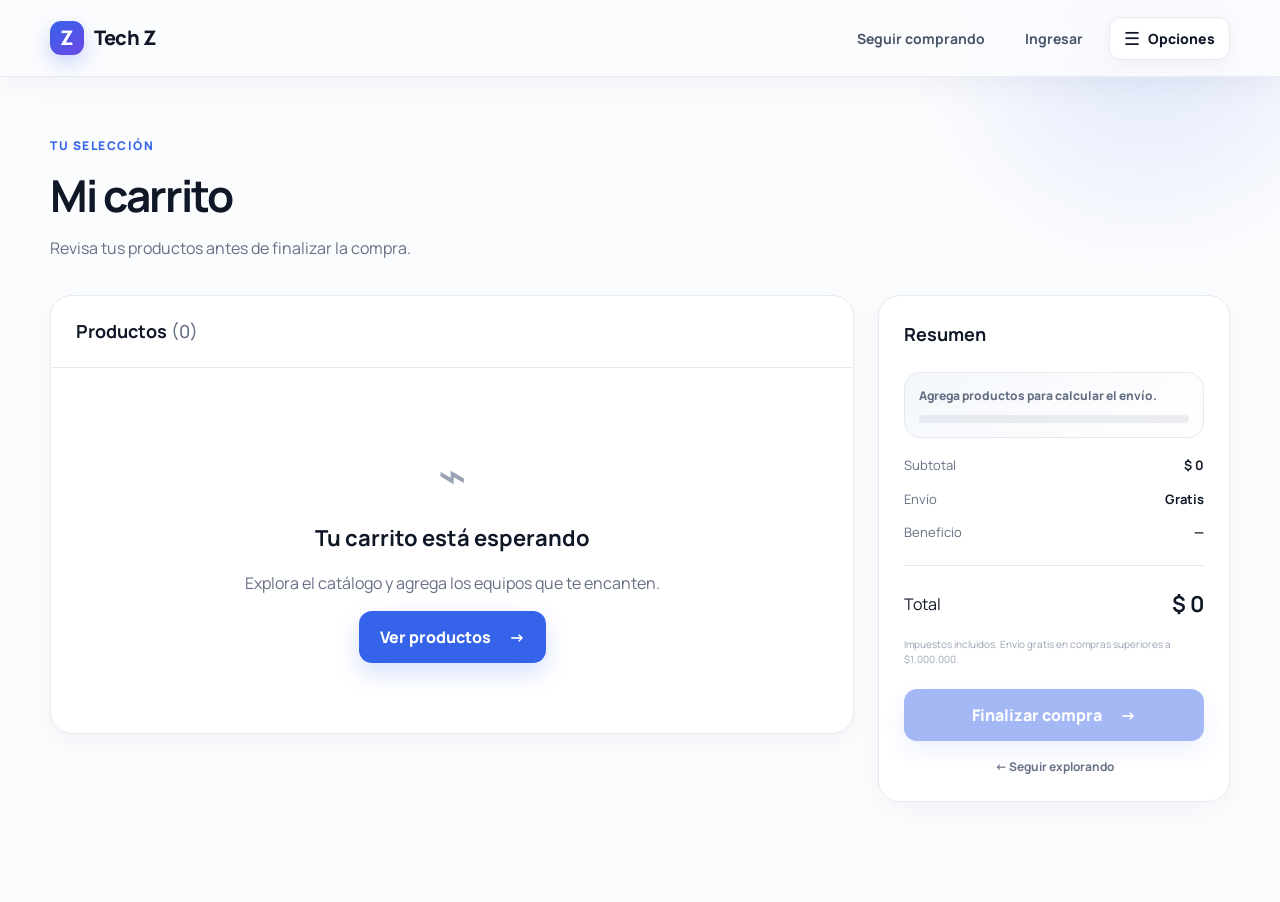
<file: carrito.html>
<!doctype html>
<html lang="es">
<head>
  <meta charset="UTF-8">
  <meta name="viewport" content="width=device-width, initial-scale=1">
  <title>Mi carrito — Tech Z</title>
  <link rel="preconnect" href="https://fonts.googleapis.com">
  <link rel="preconnect" href="https://fonts.gstatic.com" crossorigin>
  <link href="https://fonts.googleapis.com/css2?family=Manrope:wght@400;500;600;700;800&display=swap" rel="stylesheet">
  <link rel="stylesheet" href="css/style.css">
</head>
<body>
  <header class="site-header"><nav class="nav container"><a class="brand" href="index.html"><span class="brand-mark">Z</span><span>Tech Z</span></a><div class="nav-actions"><a class="nav-link" href="index.html">Seguir comprando</a><a class="nav-link" id="auth-link" href="login.html">Ingresar</a></div></nav></header>
  <main class="cart-page container">
    <div class="page-title"><span class="overline">TU SELECCIÓN</span><h1>Mi carrito</h1><p>Revisa tus productos antes de finalizar la compra.</p></div>
    <div class="cart-layout">
      <section class="cart-panel" aria-labelledby="cart-heading"><div class="panel-header"><h2 id="cart-heading">Productos <span id="cart-items-label"></span></h2><button class="text-button danger" id="clear-cart" type="button">Vaciar carrito</button></div><div id="carrito"></div></section>
      <aside class="summary-card"><h2>Resumen</h2><div class="shipping-progress"><span id="shipping-message">Agrega productos para calcular el envío.</span><div><i id="shipping-progress"></i></div></div><div class="summary-line"><span>Subtotal</span><strong id="subtotal">$0</strong></div><div class="summary-line"><span>Envío</span><strong id="shipping">Gratis</strong></div><div class="summary-line"><span>Beneficio</span><strong id="benefit">—</strong></div><div class="summary-divider"></div><div class="summary-line total-line"><span>Total</span><strong id="total">$0</strong></div><p class="summary-note">Impuestos incluidos. Envío gratis en compras superiores a $1.000.000.</p><button class="primary-button full" id="checkout" type="button">Finalizar compra <span>→</span></button><a class="continue-link" href="index.html">← Seguir explorando</a></aside>
    </div>
  </main>
  <div id="toast" class="toast" role="status" aria-live="polite"></div>
  <script src="js/store.js"></script><script src="js/carrito.js"></script>
</body>
</html>
</file>
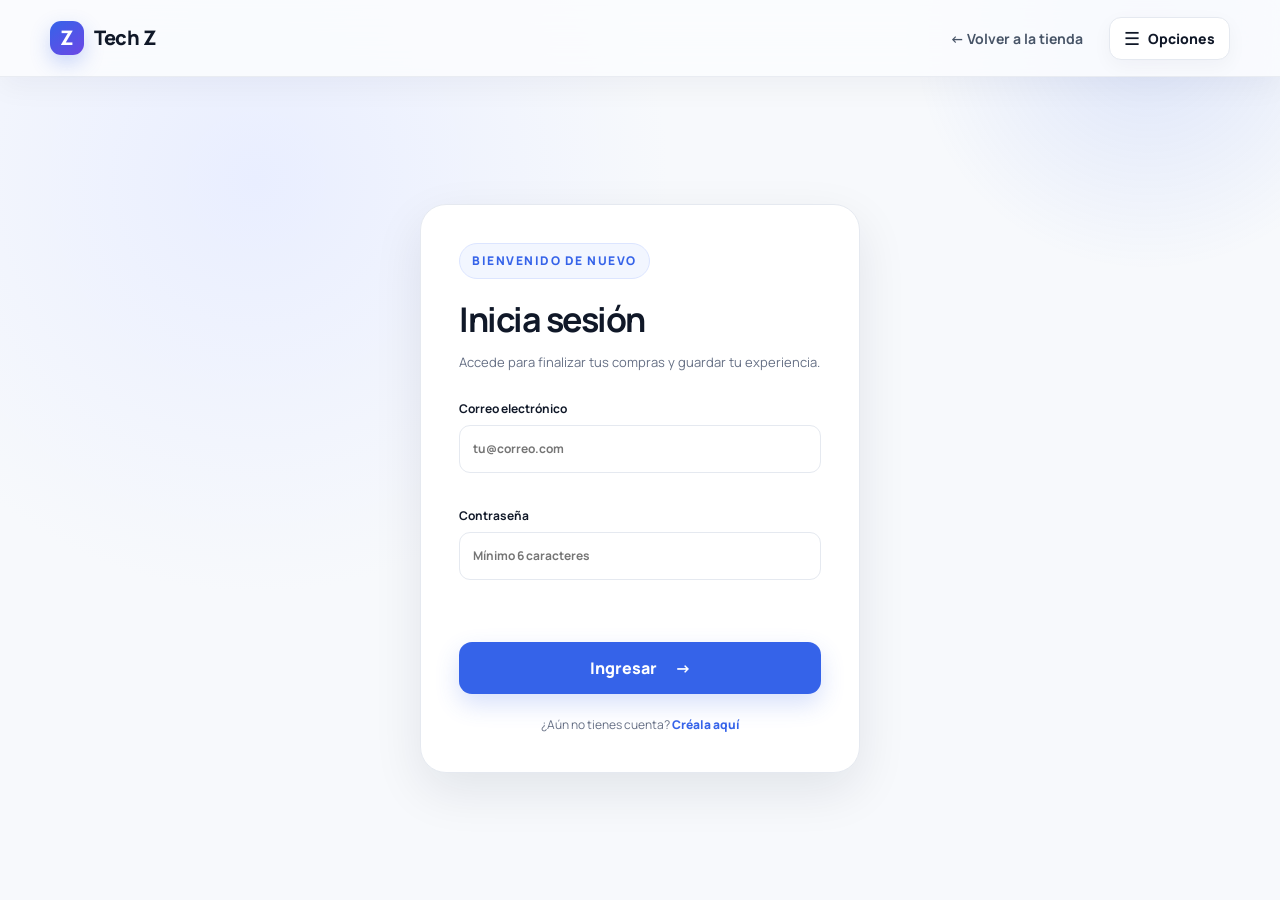
<file: login.html>
<!doctype html><html lang="es"><head><meta charset="UTF-8"><meta name="viewport" content="width=device-width,initial-scale=1"><title>Iniciar sesión — Tech Z</title><link rel="preconnect" href="https://fonts.googleapis.com"><link rel="preconnect" href="https://fonts.gstatic.com" crossorigin><link href="https://fonts.googleapis.com/css2?family=Manrope:wght@400;500;600;700;800&display=swap" rel="stylesheet"><link rel="stylesheet" href="css/style.css"></head>
<body class="auth-page"><header class="site-header"><nav class="nav container"><a class="brand" href="index.html"><span class="brand-mark">Z</span><span>Tech Z</span></a><a class="nav-link" href="index.html">← Volver a la tienda</a></nav></header><main class="auth-main"><section class="auth-card"><span class="eyebrow">BIENVENIDO DE NUEVO</span><h1>Inicia sesión</h1><p class="auth-intro">Accede para finalizar tus compras y guardar tu experiencia.</p><form id="login-form" novalidate><label>Correo electrónico<input type="email" id="correo" autocomplete="email" placeholder="tu@correo.com" required><small class="field-error"></small></label><label>Contraseña<input type="password" id="password" autocomplete="current-password" placeholder="Mínimo 6 caracteres" required><small class="field-error"></small></label><p id="form-error" class="form-error" role="alert"></p><button class="primary-button full" type="submit">Ingresar <span>→</span></button></form><p class="auth-switch">¿Aún no tienes cuenta? <a href="registro.html">Créala aquí</a></p></section></main><div id="toast" class="toast" role="status" aria-live="polite"></div><script src="js/store.js"></script><script src="js/auth.js"></script></body></html>
</file>
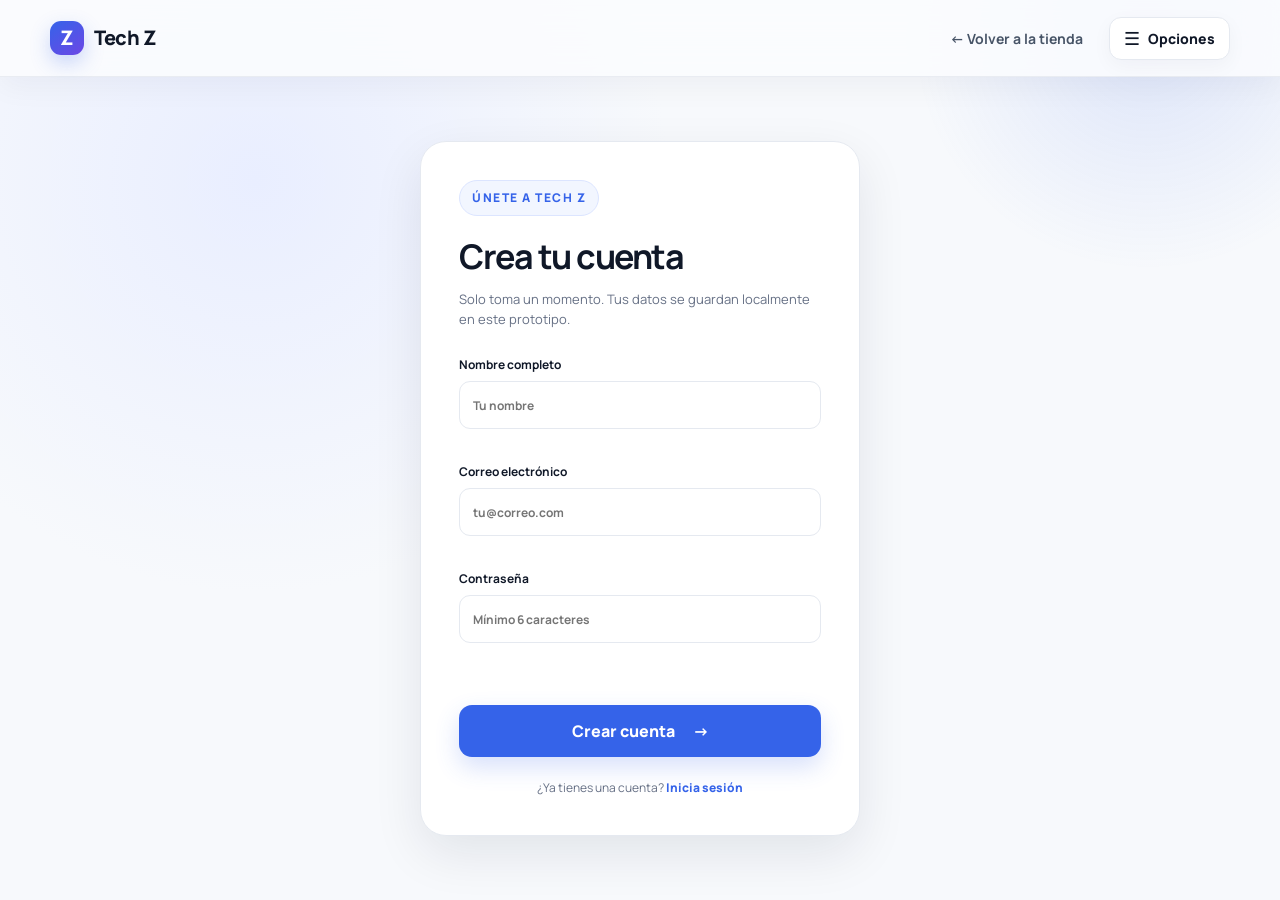
<file: registro.html>
<!doctype html><html lang="es"><head><meta charset="UTF-8"><meta name="viewport" content="width=device-width,initial-scale=1"><title>Crear cuenta — Tech Z</title><link rel="preconnect" href="https://fonts.googleapis.com"><link rel="preconnect" href="https://fonts.gstatic.com" crossorigin><link href="https://fonts.googleapis.com/css2?family=Manrope:wght@400;500;600;700;800&display=swap" rel="stylesheet"><link rel="stylesheet" href="css/style.css"></head>
<body class="auth-page"><header class="site-header"><nav class="nav container"><a class="brand" href="index.html"><span class="brand-mark">Z</span><span>Tech Z</span></a><a class="nav-link" href="index.html">← Volver a la tienda</a></nav></header><main class="auth-main"><section class="auth-card"><span class="eyebrow">ÚNETE A TECH Z</span><h1>Crea tu cuenta</h1><p class="auth-intro">Solo toma un momento. Tus datos se guardan localmente en este prototipo.</p><form id="register-form" novalidate><label>Nombre completo<input type="text" id="nombre" autocomplete="name" placeholder="Tu nombre" required><small class="field-error"></small></label><label>Correo electrónico<input type="email" id="correo" autocomplete="email" placeholder="tu@correo.com" required><small class="field-error"></small></label><label>Contraseña<input type="password" id="password" autocomplete="new-password" placeholder="Mínimo 6 caracteres" minlength="6" required><small class="field-error"></small></label><p id="form-error" class="form-error" role="alert"></p><button class="primary-button full" type="submit">Crear cuenta <span>→</span></button></form><p class="auth-switch">¿Ya tienes una cuenta? <a href="login.html">Inicia sesión</a></p></section></main><div id="toast" class="toast" role="status" aria-live="polite"></div><script src="js/store.js"></script><script src="js/auth.js"></script></body></html>
</file>
<file: css/style.css>
:root{--ink:#101828;--muted:#667085;--line:#e5e9f0;--soft:#f4f7fb;--white:#fff;--blue:#3563e9;--blue-dark:#2347bb;--cyan:#4de0d2;--danger:#d92d20;--shadow:0 18px 50px rgba(16,24,40,.09);--radius:22px}*{box-sizing:border-box}html{scroll-behavior:smooth}body{margin:0;color:var(--ink);background:#fbfcfe;font-family:Manrope,system-ui,sans-serif;line-height:1.5}button,input{font:inherit}button,a{transition:.2s ease}a{color:inherit;text-decoration:none}.container{width:min(1180px,calc(100% - 40px));margin:auto}.site-header{position:sticky;top:0;z-index:20;background:rgba(251,252,254,.88);border-bottom:1px solid rgba(229,233,240,.8);backdrop-filter:blur(18px)}.nav{min-height:76px;display:flex;align-items:center;justify-content:space-between}.brand{display:inline-flex;align-items:center;gap:10px;font-size:20px;font-weight:800;letter-spacing:-.5px}.brand-mark{display:grid;place-items:center;width:34px;height:34px;border-radius:11px;color:#fff;background:linear-gradient(145deg,var(--blue),#6c47e5);box-shadow:0 8px 20px rgba(53,99,233,.25)}.nav-actions{display:flex;align-items:center;gap:12px}.nav-link{padding:10px 14px;color:#475467;font-size:14px;font-weight:700}.nav-link:hover{color:var(--blue)}.cart-link{display:flex;align-items:center;gap:8px;padding:10px 14px;border:1px solid var(--line);border-radius:12px;background:#fff;font-weight:700;font-size:14px}.cart-link svg,.search-box svg,.add-button svg{width:20px;height:20px;fill:none;stroke:currentColor;stroke-width:1.8;stroke-linecap:round}.cart-count{display:grid;place-items:center;min-width:21px;height:21px;padding:0 5px;color:#fff;background:var(--blue);border-radius:99px;font-size:11px}.hero{min-height:560px;display:grid;grid-template-columns:1.05fr .95fr;align-items:center;gap:70px;padding-top:60px;padding-bottom:70px}.eyebrow,.overline{font-size:12px;font-weight:800;letter-spacing:1.5px;color:var(--blue)}.eyebrow{display:inline-flex;align-items:center;gap:8px;padding:8px 12px;border:1px solid #dce5ff;background:#f2f6ff;border-radius:99px}.pulse{width:7px;height:7px;background:var(--cyan);border-radius:50%;box-shadow:0 0 0 5px rgba(77,224,210,.16)}.hero h1{max-width:660px;margin:20px 0 18px;font-size:clamp(48px,6vw,76px);line-height:1.02;letter-spacing:-4px}.hero h1 span{color:var(--blue)}.hero-copy>p{max-width:590px;margin:0 0 30px;color:var(--muted);font-size:18px}.primary-button{display:inline-flex;justify-content:center;align-items:center;gap:18px;padding:14px 21px;color:#fff;background:var(--blue);border:0;border-radius:13px;font-weight:800;cursor:pointer;box-shadow:0 10px 25px rgba(53,99,233,.2)}.primary-button:hover{background:var(--blue-dark);transform:translateY(-2px)}.primary-button:disabled{opacity:.45;cursor:not-allowed;transform:none}.full{width:100%}.trust-row{display:flex;gap:20px;flex-wrap:wrap;margin-top:30px;color:#667085;font-size:12px;font-weight:600}.trust-row span::first-letter{color:var(--blue)}.hero-visual{position:relative;height:400px}.orb{position:absolute;inset:25px;background:radial-gradient(circle at 35% 30%,#809fff 0,#3563e9 35%,#182c73 100%);border-radius:42% 58% 60% 40%/45% 40% 60% 55%;filter:drop-shadow(0 35px 45px rgba(53,99,233,.23));transform:rotate(-6deg)}.device-card{position:absolute;inset:66px 55px;display:flex;flex-direction:column;justify-content:center;padding:42px;color:#fff;background:linear-gradient(145deg,rgba(255,255,255,.2),rgba(255,255,255,.05));border:1px solid rgba(255,255,255,.3);border-radius:32px;backdrop-filter:blur(12px);transform:rotate(5deg);box-shadow:var(--shadow)}.device-label{font-size:10px;letter-spacing:2px}.device-card strong{margin:12px 0;font-size:36px;line-height:1.08}.device-stat{font-size:12px;color:#dce6ff}.floating-chip{position:absolute;padding:12px 16px;border:1px solid rgba(255,255,255,.9);border-radius:14px;background:rgba(255,255,255,.9);box-shadow:var(--shadow);font-size:12px;font-weight:800;backdrop-filter:blur(10px)}.chip-one{left:0;top:40px}.chip-two{right:0;bottom:45px}.chip-two span{color:#ffb400}.catalog-section{padding:78px 0 100px;background:var(--soft);border-top:1px solid var(--line)}.section-heading{display:flex;align-items:end;justify-content:space-between;margin-bottom:25px}.section-heading h2,.page-title h1{margin:6px 0 0;font-size:clamp(30px,4vw,44px);letter-spacing:-2px}.section-heading p{color:var(--muted);font-size:13px}.toolbar{display:flex;justify-content:space-between;gap:18px;margin-bottom:30px}.search-box{width:min(420px,100%);height:48px;display:flex;align-items:center;gap:10px;padding:0 16px;border:1px solid var(--line);border-radius:13px;background:#fff;color:#98a2b3}.search-box input{width:100%;border:0;outline:0;color:var(--ink);background:transparent}.filter-group{display:flex;gap:7px;padding:4px;border:1px solid var(--line);border-radius:13px;background:#fff}.filter-chip{padding:8px 15px;border:0;border-radius:9px;background:transparent;color:var(--muted);font-size:13px;font-weight:700;cursor:pointer}.filter-chip.active{color:#fff;background:var(--ink)}.product-grid{display:grid;grid-template-columns:repeat(3,1fr);gap:22px}.product-card{overflow:hidden;background:#fff;border:1px solid var(--line);border-radius:var(--radius);transition:.25s;box-shadow:0 3px 10px rgba(16,24,40,.02)}.product-card:hover{transform:translateY(-5px);box-shadow:var(--shadow)}.product-media{position:relative;height:245px;display:grid;place-items:center;overflow:hidden;background:linear-gradient(145deg,#f9fafc,#edf1f6)}.product-media img{width:88%;height:88%;object-fit:contain;mix-blend-mode:multiply;transition:.35s}.product-card:hover img{transform:scale(1.05)}.product-badge{position:absolute;top:14px;left:14px;z-index:2;padding:5px 9px;color:var(--blue-dark);background:#e7edff;border-radius:7px;font-size:10px;font-weight:800}.product-info{padding:21px}.category{color:var(--blue);font-size:9px;font-weight:800;letter-spacing:1.3px}.product-info h3{margin:5px 0 7px;font-size:19px;letter-spacing:-.5px}.description{height:42px;margin:0;color:var(--muted);font-size:12px;overflow:hidden}.product-meta{display:flex;align-items:end;justify-content:space-between;margin-top:20px;padding-top:17px;border-top:1px solid #eef0f4}.price{display:block;font-size:18px;font-weight:800}.product-meta small{color:#98a2b3;font-size:10px}.add-button{width:42px;height:42px;display:grid;place-items:center;color:#fff;background:var(--blue);border:0;border-radius:12px;cursor:pointer}.add-button:hover{transform:rotate(5deg) scale(1.06)}.add-button.added{background:#12b76a}.empty-state,.empty-cart{grid-column:1/-1;text-align:center;padding:70px 20px;color:var(--muted)}.empty-state span,.empty-icon{font-size:48px;color:#98a2b3}.empty-state h3,.empty-cart h3{margin:12px 0 5px;color:var(--ink);font-size:22px}footer{padding:36px 0;background:#0d1424;color:#fff}.footer-inner{display:flex;align-items:center;justify-content:space-between;gap:20px}.footer-inner p,.footer-inner>span{color:#98a2b3;font-size:12px}.cart-page{padding-top:55px;padding-bottom:100px}.page-title p{margin:8px 0 35px;color:var(--muted)}.cart-layout{display:grid;grid-template-columns:minmax(0,1.6fr) minmax(300px,.7fr);gap:24px;align-items:start}.cart-panel,.summary-card{background:#fff;border:1px solid var(--line);border-radius:var(--radius);box-shadow:0 8px 30px rgba(16,24,40,.04)}.panel-header{display:flex;align-items:center;justify-content:space-between;padding:22px 25px;border-bottom:1px solid var(--line)}.panel-header h2,.summary-card h2{margin:0;font-size:18px}.panel-header h2 span{color:var(--muted);font-weight:500}.text-button,.remove-button{border:0;background:transparent;cursor:pointer}.danger,.remove-button{color:var(--danger);font-size:12px;font-weight:700}.cart-item{display:grid;grid-template-columns:100px 1fr auto 120px;gap:18px;align-items:center;padding:22px 25px;border-bottom:1px solid var(--line)}.cart-item:last-child{border-bottom:0}.cart-item>img{width:100px;height:90px;object-fit:contain;background:var(--soft);border-radius:13px}.cart-item h3{margin:4px 0;font-size:16px}.item-price{color:var(--muted);font-size:12px}.remove-button{display:block;padding:6px 0;margin-top:5px}.quantity-control{display:flex;align-items:center;border:1px solid var(--line);border-radius:10px;overflow:hidden}.quantity-control button{width:34px;height:34px;border:0;background:#fff;cursor:pointer;font-size:18px}.quantity-control button:disabled{opacity:.3}.quantity-control output{min-width:30px;text-align:center;font-size:13px;font-weight:700}.line-total{text-align:right;font-size:15px}.summary-card{position:sticky;top:100px;padding:25px}.summary-card h2{margin-bottom:24px}.summary-line{display:flex;justify-content:space-between;margin:14px 0;color:var(--muted);font-size:13px}.summary-line strong{color:var(--ink)}.summary-divider{height:1px;margin:22px 0;background:var(--line)}.total-line{align-items:center;color:var(--ink);font-size:16px}.total-line strong{font-size:22px}.summary-note{margin:16px 0 22px;color:#98a2b3;font-size:10px}.continue-link{display:block;margin-top:17px;text-align:center;color:var(--muted);font-size:12px;font-weight:700}.auth-page{min-height:100vh;background:radial-gradient(circle at 20% 20%,#e9eeff,transparent 33%),#f7f9fc}.auth-main{min-height:calc(100vh - 77px);display:grid;place-items:center;padding:40px 20px}.auth-card{width:min(440px,100%);padding:38px;background:#fff;border:1px solid var(--line);border-radius:26px;box-shadow:var(--shadow)}.auth-card h1{margin:15px 0 8px;font-size:34px;letter-spacing:-1.5px}.auth-intro{margin:0 0 27px;color:var(--muted);font-size:13px}.auth-card label{display:block;margin-bottom:15px;font-size:12px;font-weight:700}.auth-card input{width:100%;height:48px;margin-top:7px;padding:0 13px;border:1px solid var(--line);border-radius:11px;outline:0}.auth-card input:focus{border-color:var(--blue);box-shadow:0 0 0 3px rgba(53,99,233,.1)}.auth-card input.invalid{border-color:var(--danger)}.field-error{display:block;min-height:16px;margin-top:3px;color:var(--danger);font-size:10px}.form-error{min-height:20px;margin:0 0 8px;color:var(--danger);font-size:12px}.auth-switch{text-align:center;margin:22px 0 0;color:var(--muted);font-size:12px}.auth-switch a{color:var(--blue);font-weight:800}.toast{position:fixed;z-index:100;right:24px;bottom:24px;max-width:360px;padding:13px 18px;color:#fff;background:#101828;border-radius:12px;box-shadow:var(--shadow);opacity:0;transform:translateY(20px);pointer-events:none;font-size:13px;font-weight:700;transition:.25s}.toast.show{opacity:1;transform:none}.toast.error{background:#b42318}@media(max-width:900px){.hero{grid-template-columns:1fr;min-height:auto}.hero-copy{text-align:center}.hero-copy>p{margin-left:auto;margin-right:auto}.trust-row{justify-content:center}.hero-visual{display:none}.product-grid{grid-template-columns:repeat(2,1fr)}.cart-layout{grid-template-columns:1fr}.summary-card{position:static}.cart-item{grid-template-columns:85px 1fr auto}.line-total{display:none}}@media(max-width:620px){.container{width:min(100% - 24px,1180px)}.nav{min-height:65px}.nav-link{display:none}.cart-link>span:not(.cart-count){display:none}.hero{padding:55px 0}.hero h1{font-size:47px;letter-spacing:-2.8px}.hero-copy>p{font-size:15px}.trust-row{gap:10px}.catalog-section{padding:55px 0}.section-heading{align-items:start}.toolbar{flex-direction:column}.search-box{width:100%}.filter-group{overflow:auto}.product-grid{grid-template-columns:1fr}.product-media{height:260px}.footer-inner{flex-direction:column;text-align:center}.cart-page{padding-top:35px}.cart-panel{border-radius:16px}.cart-item{grid-template-columns:72px 1fr;gap:12px;padding:17px}.cart-item>img{width:72px;height:72px}.quantity-control{grid-column:2;width:max-content}.auth-card{padding:28px 22px}.toast{left:12px;right:12px;bottom:12px;text-align:center}}
@media(prefers-reduced-motion:reduce){*{scroll-behavior:auto!important;transition:none!important}}
.options-menu{position:relative}.options-menu summary{list-style:none;display:flex;align-items:center;gap:8px;padding:10px 14px;border:1px solid var(--line);border-radius:12px;background:var(--white);color:var(--ink);font-size:14px;font-weight:800;cursor:pointer;box-shadow:0 6px 20px rgba(16,24,40,.04)}.options-menu summary::-webkit-details-marker{display:none}.menu-icon{font-size:18px;line-height:1}.options-menu[open] summary{border-color:rgba(53,99,233,.35);box-shadow:0 0 0 4px rgba(53,99,233,.08)}.options-panel{position:absolute;top:calc(100% + 10px);right:0;min-width:210px;padding:8px;background:var(--white);border:1px solid var(--line);border-radius:16px;box-shadow:var(--shadow)}.options-panel button,.options-panel a{width:100%;display:flex;align-items:center;justify-content:space-between;padding:11px 12px;border:0;border-radius:11px;background:transparent;color:var(--ink);font-size:13px;font-weight:800;text-align:left;cursor:pointer}.options-panel button:hover,.options-panel a:hover{background:var(--soft);color:var(--blue)}.options-panel [hidden]{display:none!important}html[data-theme=dark]{--ink:#eef4ff;--muted:#aab8d0;--line:#263246;--soft:#101827;--white:#151f32;--blue:#7ca0ff;--blue-dark:#5d82ee;--cyan:#4de0d2;--danger:#ff8a80;--shadow:0 18px 50px rgba(0,0,0,.35)}html[data-theme=dark] body{background:#0b1020;color:var(--ink)}html[data-theme=dark] .site-header{background:rgba(11,16,32,.88);border-bottom-color:rgba(38,50,70,.85)}html[data-theme=dark] .hero{background:radial-gradient(circle at 80% 0,rgba(124,160,255,.16),transparent 32%)}html[data-theme=dark] .eyebrow{background:#131f35;border-color:#2a3b5d}html[data-theme=dark] .cart-link,html[data-theme=dark] .search-box,html[data-theme=dark] .filter-group,html[data-theme=dark] .product-card,html[data-theme=dark] .cart-panel,html[data-theme=dark] .summary-card,html[data-theme=dark] .auth-card{background:var(--white)}html[data-theme=dark] .product-media,html[data-theme=dark] .cart-item>img{background:#0f1726}html[data-theme=dark] .product-media img{mix-blend-mode:normal}html[data-theme=dark] .filter-chip.active{background:#eef4ff;color:#0b1020}html[data-theme=dark] .toast{background:#eef4ff;color:#101828}html[data-theme=dark] footer{background:#050914}@media(max-width:620px){.menu-label{display:none}.options-menu summary{padding:10px 12px}.options-panel{right:0;min-width:190px}.nav-actions{gap:8px}}
body::before{content:"";position:fixed;inset:-25% -10% auto auto;width:520px;height:520px;background:radial-gradient(circle,rgba(53,99,233,.13),transparent 64%);pointer-events:none;z-index:-1}.site-header{box-shadow:0 10px 30px rgba(16,24,40,.045)}.hero{position:relative}.hero::after{content:"";position:absolute;right:35%;bottom:38px;width:90px;height:90px;border:1px solid rgba(53,99,233,.16);border-radius:28px;transform:rotate(18deg);z-index:-1}.hero-stats{display:grid;grid-template-columns:repeat(3,max-content);gap:10px;margin-top:20px}.hero-stats span{padding:10px 12px;border:1px solid var(--line);border-radius:14px;background:rgba(255,255,255,.72);box-shadow:0 10px 35px rgba(16,24,40,.05);font-size:12px;color:var(--muted);backdrop-filter:blur(12px)}.hero-stats strong{display:block;color:var(--ink);font-size:18px;line-height:1}.catalog-section{background:linear-gradient(180deg,var(--soft),#fff 78%)}.toolbar{align-items:center;flex-wrap:wrap}.sort-box{height:48px;display:flex;align-items:center;gap:10px;padding:0 12px;border:1px solid var(--line);border-radius:13px;background:var(--white);color:var(--muted);font-size:12px;font-weight:800}.sort-box select{border:0;outline:0;background:transparent;color:var(--ink);font-weight:800;cursor:pointer}.product-card{position:relative}.product-card::before{content:"";position:absolute;inset:0;background:linear-gradient(135deg,rgba(255,255,255,.35),transparent 40%);opacity:0;transition:.25s;pointer-events:none}.product-card:hover::before{opacity:1}.reveal-card{animation:cardIn .45s ease both;animation-delay:var(--delay)}@keyframes cardIn{from{opacity:0;transform:translateY(16px)}to{opacity:1;transform:none}}.favorite-button{position:absolute;top:14px;right:14px;z-index:3;width:36px;height:36px;border:1px solid rgba(255,255,255,.75);border-radius:999px;background:rgba(255,255,255,.86);color:#98a2b3;font-size:17px;cursor:pointer;box-shadow:0 10px 25px rgba(16,24,40,.08);backdrop-filter:blur(10px)}.favorite-button:hover,.favorite-button.active{color:#f04438;transform:scale(1.07)}.card-topline{display:flex;align-items:center;justify-content:space-between;gap:12px}.mini-rating{color:#f79009;font-size:11px;font-weight:900}.stock-meter{height:7px;margin-top:15px;overflow:hidden;border-radius:999px;background:#edf1f6}.stock-meter span{display:block;height:100%;border-radius:inherit;background:linear-gradient(90deg,var(--cyan),var(--blue));box-shadow:0 0 16px rgba(53,99,233,.28)}.stock-meter.compact{width:min(180px,100%);height:5px;margin-top:8px}.product-actions{display:flex;align-items:center;gap:9px}.ghost-button{height:42px;padding:0 14px;border:1px solid var(--line);border-radius:12px;background:var(--white);color:var(--ink);font-size:12px;font-weight:900;cursor:pointer}.ghost-button:hover{border-color:rgba(53,99,233,.35);color:var(--blue);transform:translateY(-2px)}.quick-view[hidden]{display:none}.modal-open{overflow:hidden}.quick-view{position:fixed;inset:0;z-index:90;display:grid;place-items:center;padding:20px}.modal-backdrop{position:absolute;inset:0;background:rgba(8,13,28,.56);backdrop-filter:blur(9px)}.quick-card{position:relative;z-index:1;width:min(880px,100%);display:grid;grid-template-columns:.9fr 1fr;gap:0;overflow:hidden;border:1px solid rgba(255,255,255,.25);border-radius:28px;background:var(--white);box-shadow:0 30px 90px rgba(0,0,0,.28);animation:modalIn .22s ease both}.quick-media{display:grid;place-items:center;min-height:390px;background:radial-gradient(circle at 50% 35%,#fff, var(--soft) 62%)}.quick-media img{width:82%;height:82%;object-fit:contain}.quick-info{padding:38px;display:flex;flex-direction:column;justify-content:center}.quick-info h2{margin:8px 0 10px;font-size:34px;letter-spacing:-1.4px}.quick-info p{color:var(--muted)}.quick-info strong{display:block;margin:22px 0;font-size:26px}.quick-specs{display:flex;flex-wrap:wrap;gap:8px;margin-top:10px}.quick-specs span{padding:8px 10px;border:1px solid var(--line);border-radius:999px;color:var(--muted);font-size:11px;font-weight:800}.modal-close{position:absolute;top:16px;right:16px;z-index:2;width:38px;height:38px;border:0;border-radius:999px;background:rgba(16,24,40,.08);color:var(--ink);font-size:24px;cursor:pointer}@keyframes modalIn{from{opacity:0;transform:translateY(14px) scale(.98)}to{opacity:1;transform:none}}.shipping-progress{padding:14px;margin-bottom:18px;border:1px solid var(--line);border-radius:16px;background:linear-gradient(145deg,var(--soft),var(--white))}.shipping-progress span{display:block;margin-bottom:10px;color:var(--muted);font-size:12px;font-weight:800}.shipping-progress div{height:8px;overflow:hidden;border-radius:999px;background:rgba(152,162,179,.18)}.shipping-progress i{display:block;width:0;height:100%;border-radius:inherit;background:linear-gradient(90deg,var(--cyan),var(--blue));transition:.25s}.cart-item{position:relative}.cart-item::before{content:"";position:absolute;left:0;top:18px;bottom:18px;width:4px;border-radius:0 999px 999px 0;background:linear-gradient(var(--cyan),var(--blue));opacity:.7}html[data-theme=dark] body::before{background:radial-gradient(circle,rgba(124,160,255,.18),transparent 64%)}html[data-theme=dark] .hero-stats span,html[data-theme=dark] .sort-box,html[data-theme=dark] .ghost-button,html[data-theme=dark] .options-menu summary{background:rgba(21,31,50,.78)}html[data-theme=dark] .catalog-section{background:linear-gradient(180deg,var(--soft),#0b1020 78%)}html[data-theme=dark] .stock-meter{background:#263246}html[data-theme=dark] .favorite-button{background:rgba(21,31,50,.82);color:#aab8d0}html[data-theme=dark] .favorite-button.active{color:#ff8a80}html[data-theme=dark] .quick-media{background:radial-gradient(circle at 50% 35%,#1e2b43,var(--soft) 68%)}@media(max-width:900px){.quick-card{grid-template-columns:1fr}.quick-media{min-height:260px}.hero-stats{justify-content:center;grid-template-columns:repeat(3,1fr)}}@media(max-width:620px){.hero-stats{grid-template-columns:1fr}.sort-box{width:100%;justify-content:space-between}.quick-info{padding:28px}.quick-info h2{font-size:28px}.product-actions{gap:7px}.ghost-button{padding:0 12px}.favorite-button{width:34px;height:34px}}
</file>
